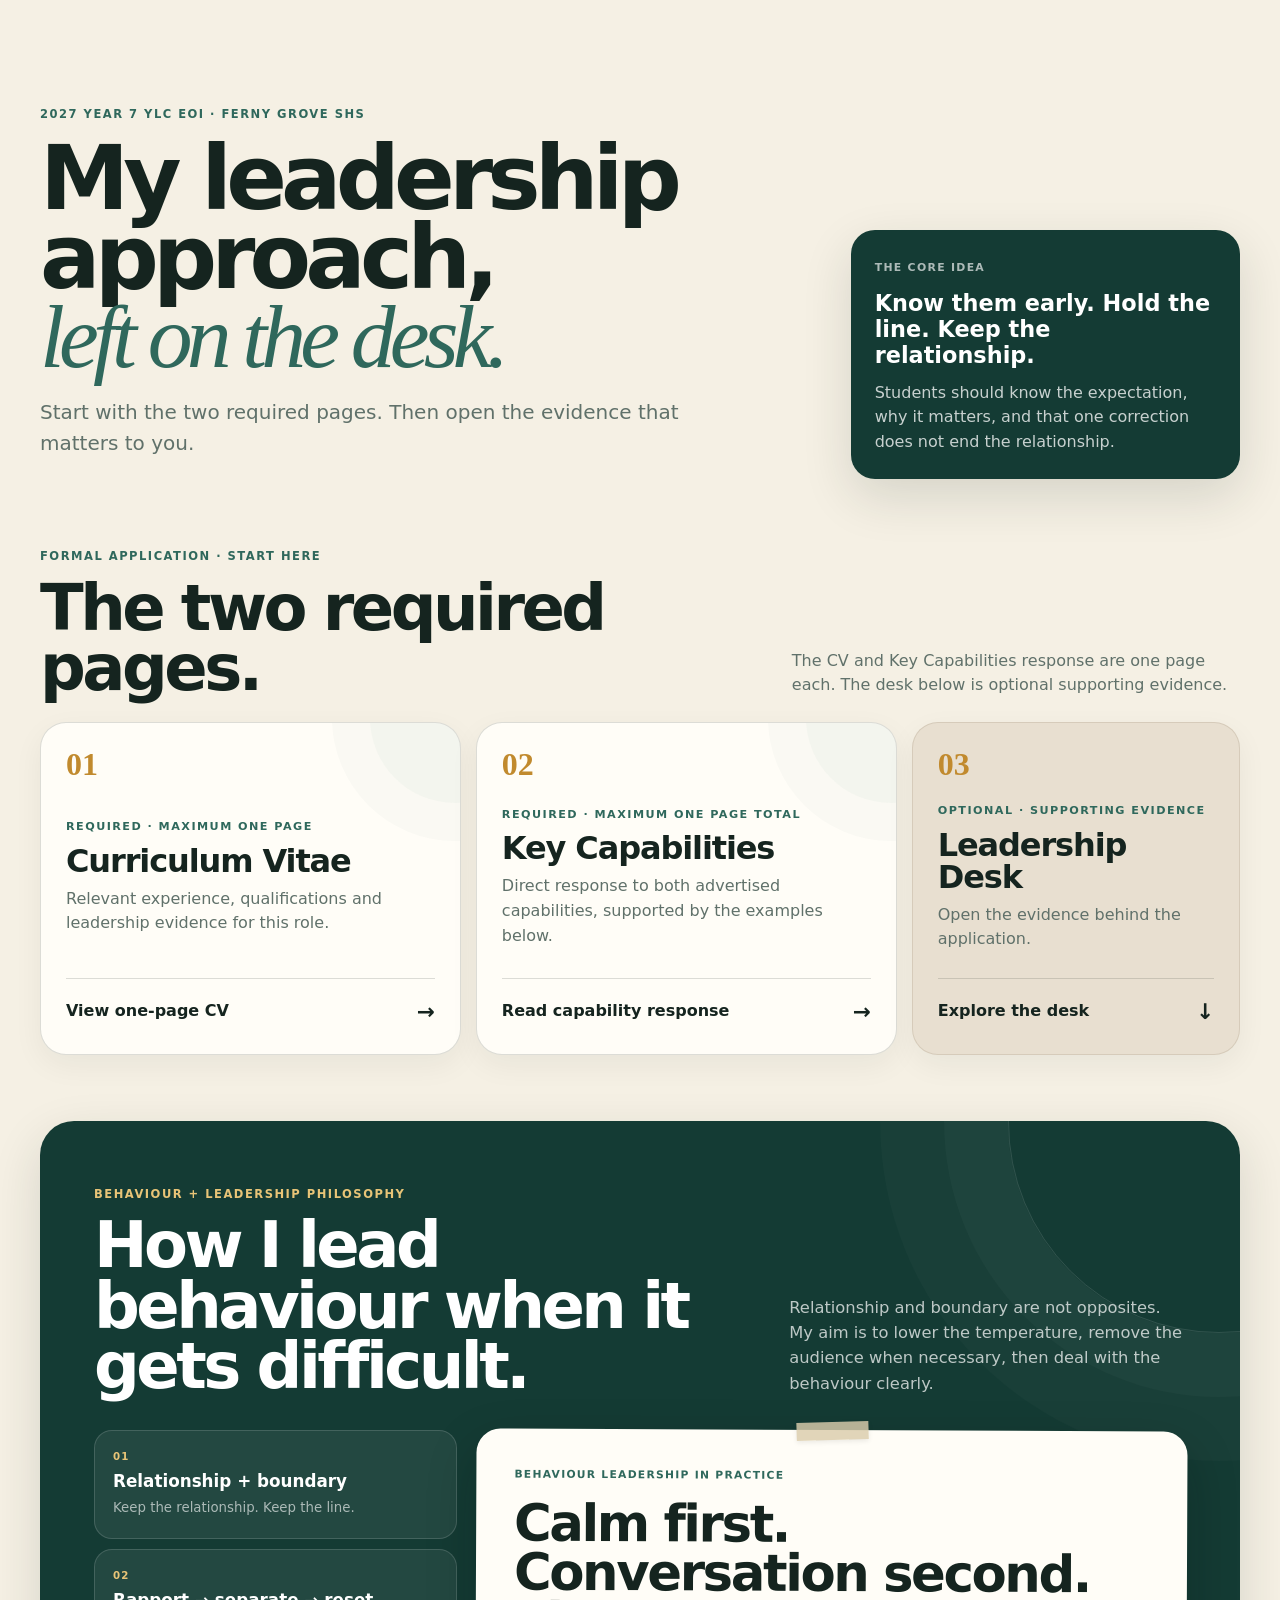
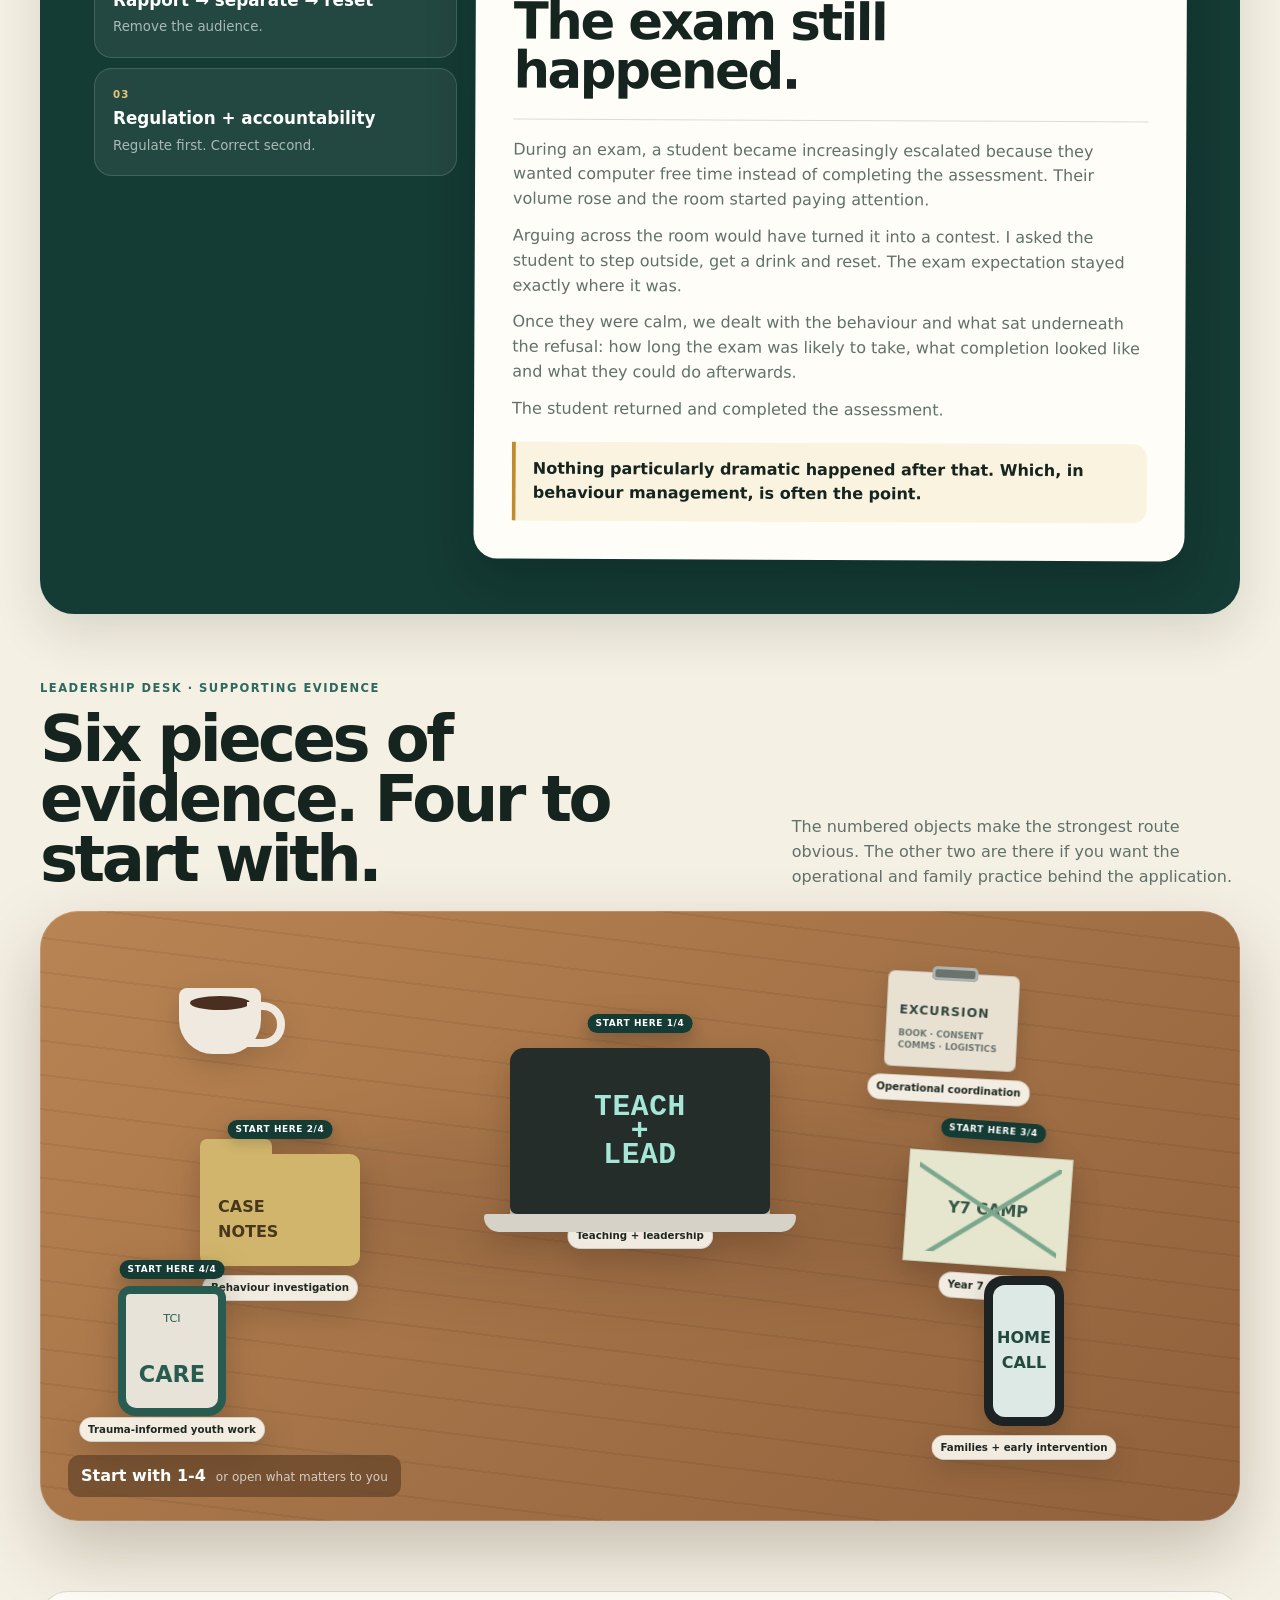
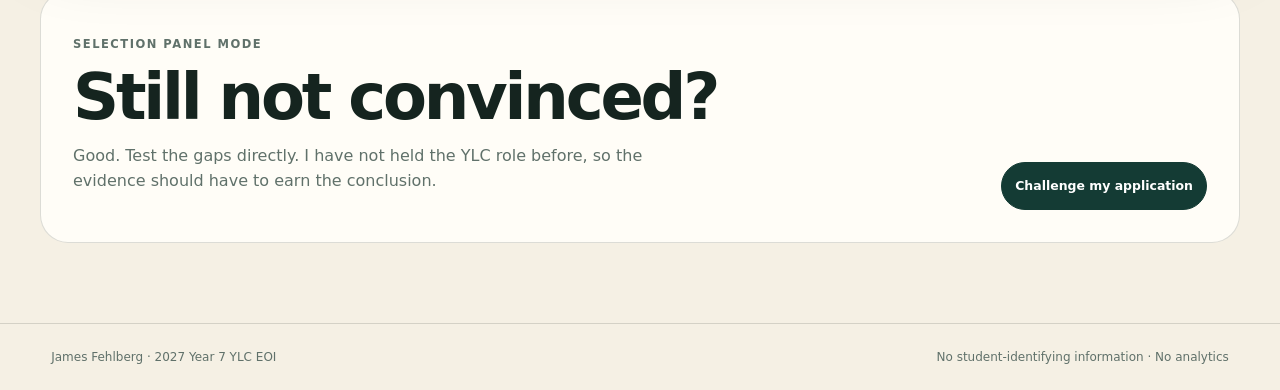
<file: index.html>
<!doctype html>
<html lang="en-AU">
<head>
  <meta charset="utf-8">
  <meta name="viewport" content="width=device-width, initial-scale=1">
  <meta name="description" content="Interactive EOI for James Fehlberg, 2027 Year 7 Year Level Coordinator">
  <meta name="theme-color" content="#101c1b">
  <meta name="robots" content="noindex, nofollow">
  <meta property="og:title" content="James Fehlberg | Interactive Year 7 YLC EOI">
  <meta property="og:description" content="An interactive, evidence-led Year 7 leadership application.">
  <title>James Fehlberg | The Leadership Desk</title>
  <link rel="stylesheet" href="styles.css">
  <script defer src="content.js"></script>
  <script defer src="app.js"></script>
</head>
<body>
  <a class="skip" href="#main">Skip to application</a>



  <main id="main">
    <section class="intro">
      <div>
        <p class="eyebrow">2027 YEAR 7 YLC EOI · FERNY GROVE SHS</p>
        <h1>My leadership approach,<br><em>left on the desk.</em></h1>
        <p class="lead">Start with the two required pages. Then open the evidence that matters to you.</p>
      </div>
      <div class="intro-card">
        <span>THE CORE IDEA</span>
        <strong>Know them early. Hold the line. Keep the relationship.</strong>
        <p>Students should know the expectation, why it matters, and that one correction does not end the relationship.</p>
      </div>
    </section>

    <section class="application" id="application" aria-labelledby="applicationTitle">
      <div class="application-heading">
        <div>
          <p class="eyebrow">FORMAL APPLICATION · START HERE</p>
          <h2 id="applicationTitle">The two required pages.</h2>
        </div>
        <p>The CV and Key Capabilities response are one page each. The desk below is optional supporting evidence.</p>
      </div>

      <div class="application-grid">
        <article class="application-card primary">
          <div class="card-number">01</div>
          <div>
            <span class="requirement">REQUIRED · MAXIMUM ONE PAGE</span>
            <h3>Curriculum Vitae</h3>
            <p>Relevant experience, qualifications and leadership evidence for this role.</p>
          </div>
          <div class="card-actions">
            <a class="card-action" href="James_Fehlberg_2027_Y7_YLC_CV.pdf">View one-page CV <span aria-hidden="true">→</span></a>
          </div>
        </article>

        <article class="application-card primary">
          <div class="card-number">02</div>
          <div>
            <span class="requirement">REQUIRED · MAXIMUM ONE PAGE TOTAL</span>
            <h3>Key Capabilities</h3>
            <p>Direct response to both advertised capabilities, supported by the examples below.</p>
          </div>
          <div class="card-actions">
            <a class="card-action" href="James_Fehlberg_2027_Y7_YLC_Key_Capabilities.pdf">Read capability response <span aria-hidden="true">→</span></a>
          </div>
        </article>

        <article class="application-card desk-card">
          <div class="card-number">03</div>
          <div>
            <span class="requirement">OPTIONAL · SUPPORTING EVIDENCE</span>
            <h3>Leadership Desk</h3>
            <p>Open the evidence behind the application.</p>
          </div>
          <a class="card-action" href="#deskEvidence">Explore the desk <span aria-hidden="true">↓</span></a>
        </article>
      </div>
    </section>

    <section class="behaviour" aria-labelledby="behaviourTitle">
      <div class="behaviour-heading">
        <div>
          <p class="eyebrow">BEHAVIOUR + LEADERSHIP PHILOSOPHY</p>
          <h2 id="behaviourTitle">How I lead behaviour when it gets difficult.</h2>
        </div>
        <p class="behaviour-intro">Relationship and boundary are not opposites. My aim is to lower the temperature, remove the audience when necessary, then deal with the behaviour clearly.</p>
      </div>

      <div class="behaviour-grid">
        <div class="rule-stack" aria-label="Three behaviour leadership rules">
          <button type="button" data-principle="relationship">
            <span>01</span>
            <strong>Relationship + boundary</strong>
            <small>Keep the relationship. Keep the line.</small>
          </button>
          <button type="button" data-principle="reset">
            <span>02</span>
            <strong>Rapport → separate → reset</strong>
            <small>Remove the audience.</small>
          </button>
          <button type="button" data-principle="regulation">
            <span>03</span>
            <strong>Regulation + accountability</strong>
            <small>Regulate first. Correct second.</small>
          </button>
        </div>

        <article class="behaviour-story" id="behaviourFeature" aria-live="polite"></article>
      </div>
    </section>

    <section class="desk-wrap" id="deskEvidence" aria-labelledby="deskTitle">
      <div class="desk-heading">
        <div>
          <p class="eyebrow">LEADERSHIP DESK · SUPPORTING EVIDENCE</p>
          <h2 id="deskTitle">Six pieces of evidence. Four to start with.</h2>
        </div>
        <p>The numbered objects make the strongest route obvious. The other two are there if you want the operational and family practice behind the application.</p>
      </div>

      <div class="desk" id="desk">
        <div class="desk-shadow" aria-hidden="true"></div>

        <button class="object laptop priority-evidence" data-case="teaching" style="--x:50%;--y:36%" aria-label="Start here 1 of 4: Teaching and staff leadership evidence">
          <span class="route-badge">START HERE 1/4</span>
          <span class="screen">TEACH<br>+<br>LEAD</span>
          <small>Teaching + leadership</small>
        </button>

        <button class="object folder priority-evidence" data-case="incident" style="--x:20%;--y:49%" aria-label="Start here 2 of 4: Behaviour investigation evidence">
          <span class="route-badge">START HERE 2/4</span>
          <span class="folder-tab" aria-hidden="true"></span>
          <b>CASE<br>NOTES</b>
          <small>Behaviour investigation</small>
        </button>

        <button class="object map priority-evidence" data-case="year7camp" style="--x:79%;--y:49%" aria-label="Start here 3 of 4: Year 7 camp cohort leadership evidence">
          <span class="route-badge">START HERE 3/4</span>
          <span class="map-lines" aria-hidden="true"></span>
          <b>Y7 CAMP</b>
          <small>Year 7 camp</small>
        </button>

        <button class="object phone" data-case="families" style="--x:82%;--y:72%" aria-label="Families and early intervention evidence">
          <span class="phone-screen">HOME<br>CALL</span>
          <small>Families + early intervention</small>
        </button>

        <button class="object badge priority-evidence" data-case="youthwork" style="--x:11%;--y:72%" aria-label="Start here 4 of 4: Trauma-informed youth work and coordinated support evidence">
          <span class="route-badge">START HERE 4/4</span>
          <span>TCI</span>
          <b>CARE</b>
          <small>Trauma-informed youth work</small>
        </button>

        <button class="object permit" data-case="excursion" style="--x:76%;--y:18%" aria-label="University excursion operational coordination evidence">
          <span class="permit-clip" aria-hidden="true"></span>
          <b>EXCURSION</b>
          <span>BOOK · CONSENT<br>COMMS · LOGISTICS</span>
          <small>Operational coordination</small>
        </button>

        <button class="coffee" id="coffee" type="button" style="--x:15%;--y:18%" aria-label="Coffee mug easter egg"><span></span></button>

        <div class="desk-caption">
          <b>Start with 1-4</b>
          <span>or open what matters to you</span>
        </div>
      </div>
    </section>

    <section class="final-cta">
      <div>
        <p class="eyebrow">SELECTION PANEL MODE</p>
        <h2>Still not convinced?</h2>
        <p>Good. Test the gaps directly. I have not held the YLC role before, so the evidence should have to earn the conclusion.</p>
      </div>
      <button id="challengeBtn2" type="button">Challenge my application</button>
    </section>
  </main>

  <footer>
    <span>James Fehlberg · 2027 Year 7 YLC EOI</span>
    <span>No student-identifying information · No analytics</span>
  </footer>

  <dialog id="caseDialog" aria-label="Evidence detail">
    <button class="dialog-close" type="button" aria-label="Close evidence">×</button>
    <div id="caseBody"></div>
  </dialog>

  <dialog id="principleDialog" aria-label="Behaviour leadership principle">
    <button class="dialog-close" type="button" aria-label="Close principle">×</button>
    <div id="principleDialogBody"></div>
  </dialog>

  <dialog id="challengeDialog" class="challenge-dialog" aria-label="Challenge my application">
    <button class="dialog-close" type="button" aria-label="Close challenges">×</button>
    <div class="challenge-layout">
      <nav id="challengeList" aria-label="Panel challenges"></nav>
      <article id="challengeBody"></article>
    </div>
  </dialog>

  <div id="toast" role="status" aria-live="polite"></div>
</body>
</html>
</file>
<file: styles.css>
:root {
  --ink: #15241f;
  --muted: #60716a;
  --paper: #f5f0e4;
  --cream: #fffdf7;
  --forest: #143b34;
  --green: #2f685c;
  --gold: #c18a2e;
  --line: rgba(21, 36, 31, .15);
  --wood: #b98453;
  --wood-dark: #8f603b;
  --shadow: 0 18px 50px rgba(29, 43, 37, .14);
}

* { box-sizing: border-box; }
html { scroll-behavior: smooth; }
body {
  margin: 0;
  background: var(--paper);
  color: var(--ink);
  font: 16px/1.55 Inter, ui-sans-serif, system-ui, -apple-system, BlinkMacSystemFont, "Segoe UI", sans-serif;
}
button, a { font: inherit; }
button:focus-visible, a:focus-visible { outline: 3px solid #c18a2e; outline-offset: 4px; }

.skip { position: absolute; left: -999px; }
.skip:focus { left: 10px; top: 10px; z-index: 100; background: #fff; padding: 10px; }

header {
  position: sticky;
  top: 0;
  z-index: 20;
  display: flex;
  align-items: center;
  justify-content: space-between;
  padding: 14px clamp(18px, 4vw, 56px);
  background: color-mix(in srgb, var(--paper) 90%, transparent);
  backdrop-filter: blur(14px);
  border-bottom: 1px solid var(--line);
}
.brand { display: flex; align-items: center; gap: 10px; text-decoration: none; color: var(--ink); }
.brand b { display: grid; place-items: center; width: 38px; height: 38px; border-radius: 10px; background: var(--forest); color: #fff; }
.brand span { font-size: .78rem; font-weight: 800; letter-spacing: .08em; }
.top-actions { display: flex; gap: 8px; justify-content: flex-end; }
.top-actions button, .final-cta button {
  border: 1px solid var(--line);
  background: var(--cream);
  border-radius: 999px;
  padding: 9px 13px;
  font-size: .78rem;
  font-weight: 800;
  color: var(--ink);
  cursor: pointer;
}
.top-actions button:hover, .final-cta button:hover { border-color: var(--forest); }

main { width: min(1200px, calc(100% - 32px)); margin: auto; }
.intro {
  display: grid;
  grid-template-columns: 1.4fr .7fr;
  gap: 32px;
  align-items: end;
  padding: clamp(48px, 8vw, 94px) 0 34px;
}
.eyebrow, .case-kicker, .proof-label {
  font-size: .72rem;
  font-weight: 900;
  letter-spacing: .13em;
  color: var(--green);
  text-transform: uppercase;
}
.intro h1 { font-size: clamp(3rem, 7vw, 6.7rem); line-height: .88; letter-spacing: -.065em; margin: .18em 0; }
.intro h1 em { font-family: Georgia, serif; font-weight: 400; color: var(--green); }
.lead { font-size: clamp(1rem, 1.8vw, 1.25rem); max-width: 680px; color: var(--muted); }
.intro-card { background: var(--forest); color: #fff; padding: 24px; border-radius: 24px; box-shadow: var(--shadow); }
.intro-card span { font-size: .68rem; letter-spacing: .12em; font-weight: 900; opacity: .65; }
.intro-card strong { display: block; font-size: 1.4rem; line-height: 1.15; margin: 12px 0; }
.intro-card p { opacity: .76; margin: 0; }


/* Formal application cards: intentionally added as a single layer above Behaviour Leadership. */
.application { padding: 24px 0 58px; }
.application-heading {
  display: grid;
  grid-template-columns: 1.15fr .72fr;
  gap: 36px;
  align-items: end;
  margin-bottom: 24px;
}
.application-heading h2 {
  margin: .12em 0 0;
  font-size: clamp(2.5rem, 5vw, 5rem);
  line-height: .94;
  letter-spacing: -.055em;
}
.application-heading > p { margin: 0; color: var(--muted); max-width: 520px; }
.application-grid { display: grid; grid-template-columns: 1fr 1fr .78fr; gap: 15px; }
.application-card {
  position: relative;
  min-height: 328px;
  display: flex;
  flex-direction: column;
  padding: 25px;
  border: 1px solid var(--line);
  border-radius: 26px;
  background: var(--cream);
  box-shadow: 0 10px 30px rgba(25, 40, 33, .055);
  overflow: hidden;
}
.application-card.primary::after {
  content: "";
  position: absolute;
  width: 170px;
  height: 170px;
  right: -80px;
  top: -90px;
  border-radius: 50%;
  background: rgba(47, 104, 92, .055);
  box-shadow: 0 0 0 38px rgba(47, 104, 92, .025);
}
.application-card.desk-card { background: #e8dfd0; border-color: rgba(87, 57, 31, .12); }
.card-number { color: var(--gold); font: 800 2rem/1 Georgia, serif; margin-bottom: auto; }
.application-card h3 { margin: 9px 0 10px; font-size: 2rem; line-height: 1; letter-spacing: -.035em; }
.application-card p { color: var(--muted); margin: 0; }
.requirement {
  display: block;
  margin-top: 22px;
  font-size: .7rem;
  font-weight: 900;
  letter-spacing: .13em;
  color: var(--green);
  text-transform: uppercase;
}
.card-actions { margin-top: auto; }
.card-action {
  display: flex;
  justify-content: space-between;
  align-items: center;
  gap: 16px;
  margin-top: 26px;
  padding-top: 16px;
  border-top: 1px solid var(--line);
  color: var(--ink);
  text-decoration: none;
  font-weight: 850;
}
.card-action span { font-size: 1.35rem; transition: transform .15s ease; }
.card-action:hover span { transform: translateX(3px); }
.pdf-link {
  display: inline-block;
  margin-top: 9px;
  color: var(--green);
  font-size: .74rem;
  font-weight: 800;
  text-decoration-thickness: 1px;
}

.desk-wrap { padding: 8px 0 50px; }
.desk-heading {
  display: grid;
  grid-template-columns: 1.15fr .72fr;
  gap: 36px;
  align-items: end;
  margin: 0 0 22px;
}
.desk-heading h2 {
  margin: .12em 0 0;
  max-width: 760px;
  font-size: clamp(2.35rem, 5vw, 4.8rem);
  line-height: .94;
  letter-spacing: -.055em;
}
.desk-heading > p { margin: 0; color: var(--muted); max-width: 520px; }
.desk {
  position: relative;
  min-height: 610px;
  border-radius: 38px;
  background: linear-gradient(140deg, var(--wood), var(--wood-dark));
  box-shadow: inset 0 0 0 1px rgba(255, 255, 255, .16), 0 30px 70px rgba(56, 38, 20, .25);
  overflow: hidden;
  isolation: isolate;
}
.desk::before {
  content: "";
  position: absolute;
  inset: 0;
  background: repeating-linear-gradient(7deg, rgba(69, 39, 18, .07) 0 2px, transparent 2px 34px);
  mix-blend-mode: multiply;
  pointer-events: none;
}
.desk-shadow { position: absolute; width: 70%; height: 30%; left: 15%; top: 34%; border-radius: 50%; background: rgba(32, 24, 15, .08); filter: blur(28px); }

.object, .coffee {
  position: absolute;
  left: var(--x);
  top: var(--y);
  transform: translate(-50%, -50%);
  border: 0;
  cursor: pointer;
  filter: drop-shadow(0 10px 12px rgba(46, 30, 16, .2));
  transition: transform .22s ease, filter .22s ease, opacity .22s ease;
  outline-offset: 5px;
}
.object:hover, .object:focus-visible, .coffee:hover, .coffee:focus-visible {
  transform: translate(-50%, -55%) rotate(-1deg);
  filter: drop-shadow(0 18px 18px rgba(46, 30, 16, .26));
}
.object small {
  position: absolute;
  white-space: nowrap;
  left: 50%;
  top: calc(100% + 9px);
  transform: translateX(-50%);
  background: rgba(255, 253, 247, .96);
  border: 1px solid rgba(24, 35, 31, .15);
  border-radius: 999px;
  padding: 4px 8px;
  font-size: .64rem;
  font-weight: 800;
  color: var(--ink);
  opacity: .92;
  transition: opacity .18s ease, transform .18s ease;
}
.object:hover small, .object:focus-visible small { opacity: 1; transform: translateX(-50%) translateY(-2px); }
.object .route-badge {
  position: absolute;
  left: 50%;
  top: -34px;
  z-index: 4;
  transform: translateX(-50%);
  white-space: nowrap;
  border-radius: 999px;
  background: var(--forest);
  color: #fff;
  padding: 5px 8px;
  box-shadow: 0 5px 12px rgba(29, 43, 37, .18);
  font-size: .56rem !important;
  font-weight: 900;
  letter-spacing: .07em;
  line-height: 1;
}
.priority-evidence { filter: drop-shadow(0 13px 15px rgba(46, 30, 16, .25)); }
.object.visited::after {
  content: "viewed";
  position: absolute;
  right: -9px;
  top: -12px;
  background: var(--forest);
  color: #fff;
  border-radius: 999px;
  padding: 4px 7px;
  font-size: .58rem;
  font-weight: 900;
  letter-spacing: .04em;
}

.laptop { width: 260px; height: 166px; background: #252d2b; border-radius: 14px 14px 7px 7px; color: #a6e6d7; box-shadow: 0 8px 0 #b7b3a8; }
.laptop::after { content: ""; position: absolute; left: -26px; right: -26px; bottom: -18px; height: 18px; border-radius: 3px 3px 15px 15px; background: #d7d2c7; }
.screen { display: grid; place-items: center; height: 100%; font: 900 1.85rem/.82 ui-monospace, monospace; letter-spacing: .02em; }
.folder { width: 160px; height: 112px; background: #d2b56c; border-radius: 6px 10px 10px 10px; color: #47371c; text-align: left; padding: 30px 18px 10px; }
.folder-tab { position: absolute; left: 0; top: -15px; width: 72px; height: 24px; background: #d2b56c; border-radius: 7px 7px 0 0; }
.map { width: 164px; height: 112px; background: #e6e6ce; border: 1px solid rgba(0, 0, 0, .12); transform: translate(-50%, -50%) rotate(4deg); padding: 16px; color: #365748; }
.map-lines { display: block; position: absolute; inset: 10px; background: linear-gradient(30deg, transparent 48%, #7aa78d 49% 51%, transparent 52%), linear-gradient(-35deg, transparent 45%, #7aa78d 46% 48%, transparent 49%); }
.note { width: 132px; height: 116px; background: #f2d883; padding: 18px; transform: translate(-50%, -50%) rotate(-4deg); text-align: left; color: #594918; }
.note b { font-size: 1.15rem; }
.note span { display: block; font-size: .75rem; margin-top: 8px; }
.roll { width: 166px; height: 106px; background: #f2f3ef; border-radius: 6px; padding: 15px; text-align: left; color: #35443f; }
.mini-chart { display: block; height: 36px; margin-top: 8px; background: linear-gradient(to top right, transparent 47%, #3f7567 48% 52%, transparent 53%), repeating-linear-gradient(90deg, #d5dcd9 0 1px, transparent 1px 22px); }
.phone { width: 80px; height: 150px; background: #1d2322; border-radius: 19px; padding: 9px; }
.phone-screen { display: grid; place-items: center; height: 100%; background: #dce9e4; border-radius: 12px; color: #21493e; font-weight: 900; }
.badge { width: 108px; height: 130px; border-radius: 12px 12px 18px 18px; background: #e8e3d9; border: 8px solid #295c50; color: #295c50; display: grid; place-items: center; }
.badge span { font-size: .7rem; }
.badge b { font-size: 1.4rem; }
.permit { width: 132px; height: 96px; background: #e8e1d2; border: 1px solid rgba(0, 0, 0, .14); border-radius: 7px; color: #33463f; text-align: left; padding: 24px 12px 10px; transform: translate(-50%, -50%) rotate(3deg); }
.permit b { display: block; font-size: .78rem; letter-spacing: .08em; }
.permit > span:not(.permit-clip) { display: block; margin-top: 8px; font-size: .55rem; line-height: 1.35; font-weight: 800; color: #68756f; }
.permit-clip { position: absolute; width: 46px; height: 14px; left: 43px; top: -7px; border-radius: 5px; background: #6b736f; box-shadow: inset 0 0 0 3px #aeb3b0; }
.coffee { width: 82px; height: 66px; border-radius: 8px 8px 34px 34px; background: #efe9df; }
.coffee::after { content: ""; position: absolute; right: -24px; top: 14px; width: 30px; height: 29px; border: 8px solid #efe9df; border-left: 0; border-radius: 0 22px 22px 0; }
.coffee span { position: absolute; left: 11px; right: 11px; top: 8px; height: 14px; border-radius: 50%; background: #4a2f21; }
.desk-caption { position: absolute; left: 28px; bottom: 24px; display: flex; gap: 10px; align-items: baseline; color: #fff; background: rgba(54, 35, 20, .42); padding: 9px 13px; border-radius: 12px; backdrop-filter: blur(6px); }
.desk-caption span { font-size: .75rem; opacity: .7; }

.behaviour {
  position: relative;
  overflow: hidden;
  margin: 8px 0 46px;
  padding: clamp(28px, 5vw, 54px);
  border-radius: 34px;
  background: var(--forest);
  color: #fff;
  box-shadow: var(--shadow);
}
.behaviour::before {
  content: "";
  position: absolute;
  width: 420px;
  height: 420px;
  right: -190px;
  top: -210px;
  border-radius: 50%;
  border: 1px solid rgba(255, 255, 255, .12);
  box-shadow: 0 0 0 64px rgba(255, 255, 255, .025), 0 0 0 128px rgba(255, 255, 255, .018);
  pointer-events: none;
}
.behaviour .eyebrow { color: #e8c477; }
.behaviour-heading { position: relative; display: grid; grid-template-columns: 1.2fr .72fr; gap: 34px; align-items: end; z-index: 1; }
.behaviour-heading h2 { max-width: 760px; margin: .15em 0 0; font-size: clamp(2.3rem, 5vw, 5rem); line-height: .94; letter-spacing: -.055em; }
.behaviour-intro { margin: 0; max-width: 500px; color: rgba(255, 255, 255, .72); font-size: 1.02rem; }
.behaviour-grid { position: relative; z-index: 1; display: grid; grid-template-columns: .74fr 1.45fr; gap: 18px; margin-top: 34px; align-items: stretch; }
.rule-stack { display: grid; gap: 10px; align-content: start; }
.rule-stack button { width: 100%; border: 1px solid rgba(255, 255, 255, .15); background: rgba(255, 255, 255, .065); color: #fff; border-radius: 18px; padding: 18px; text-align: left; cursor: pointer; transition: transform .18s ease, background .18s ease, border-color .18s ease; }
.rule-stack button:hover, .rule-stack button:focus-visible { transform: translateX(3px); background: rgba(255, 255, 255, .11); border-color: rgba(232, 196, 119, .7); }
.rule-stack span { display: block; font-size: .64rem; font-weight: 900; letter-spacing: .12em; color: #e8c477; }
.rule-stack strong { display: block; margin: 6px 0 4px; font-size: 1.05rem; line-height: 1.2; }
.rule-stack small { color: rgba(255, 255, 255, .62); line-height: 1.35; }
.behaviour-story { position: relative; background: var(--cream); color: var(--ink); border-radius: 24px; padding: clamp(24px, 4vw, 38px); box-shadow: 0 20px 50px rgba(4, 15, 12, .23); transform: rotate(.25deg); }
.behaviour-story::before { content: ""; position: absolute; width: 72px; height: 18px; top: -8px; left: 50%; transform: translateX(-50%) rotate(-2deg); background: rgba(219, 205, 173, .82); box-shadow: 0 2px 5px rgba(0,0,0,.08); }
.story-kicker { font-size: .67rem; font-weight: 900; letter-spacing: .12em; color: var(--green); text-transform: uppercase; }
.behaviour-story h3 { margin: .3em 0 .45em; max-width: 760px; font-size: clamp(2rem, 4vw, 3.7rem); line-height: .96; letter-spacing: -.045em; }
.story-hook { margin: 0 0 22px; max-width: 760px; font: 700 1.16rem/1.45 Georgia, serif; color: #33443e; }
.story-copy { display: grid; grid-template-columns: repeat(3, 1fr); gap: 18px; padding-top: 18px; border-top: 1px solid var(--line); }
.story-copy p { margin: 0; color: var(--muted); }
.story-copy-flow { display: block; max-width: 820px; }
.story-copy-flow p { margin: 0 0 12px; }
.story-copy-flow p:last-child {
  margin: 20px 0 0;
  padding: 15px 17px;
  border-left: 4px solid var(--gold);
  border-radius: 0 14px 14px 0;
  background: #faf3df;
  color: var(--ink);
  font-weight: 800;
}
.story-outcome { margin: 24px 0 0; padding: 17px 18px; border-left: 4px solid var(--gold); border-radius: 0 14px 14px 0; background: #faf3df; font-weight: 800; }
.final-cta h2 { font-size: clamp(2.2rem, 5vw, 4.7rem); line-height: .96; letter-spacing: -.05em; margin: .2em 0; }

.final-cta { margin: 20px 0 80px; padding: 32px; border-radius: 28px; background: var(--cream); border: 1px solid var(--line); display: flex; align-items: end; justify-content: space-between; gap: 20px; }
.final-cta p { color: var(--muted); max-width: 640px; }
.final-cta button { background: var(--forest); color: #fff; border-color: var(--forest); min-height: 48px; }

footer { display: flex; justify-content: space-between; gap: 16px; flex-wrap: wrap; padding: 24px clamp(18px, 4vw, 56px); border-top: 1px solid var(--line); font-size: .75rem; color: var(--muted); }

dialog { width: min(720px, calc(100% - 28px)); max-height: 88vh; overflow: auto; border: 1px solid var(--line); border-radius: 28px; background: var(--cream); color: var(--ink); padding: 32px; box-shadow: 0 40px 100px rgba(14, 29, 24, .3); }
dialog::backdrop { background: rgba(15, 31, 27, .65); backdrop-filter: blur(7px); }
.dialog-close { position: sticky; top: 0; float: right; width: 40px; height: 40px; border: 1px solid var(--line); border-radius: 50%; background: var(--paper); font-size: 1.25rem; line-height: 1; font-weight: 800; cursor: pointer; z-index: 2; }
.case-kicker { margin-top: 10px; }
.case-summary { font-size: 1.08rem; color: var(--muted); }
dialog h2 { font-size: clamp(2rem, 5vw, 3.5rem); line-height: .96; letter-spacing: -.045em; margin: .25em 0; }
.case-block { border-top: 1px solid var(--line); padding: 18px 0 0; margin-top: 18px; }
.case-block.first { margin-top: 12px; }
.case-block span { font-size: .65rem; font-weight: 900; letter-spacing: .1em; color: var(--green); }
.case-block p { margin: .4em 0 0; }
.case-block.outcome, .case-block.emphasis { background: #eef3ef; padding: 18px; border: 0; border-radius: 16px; }
.principle-evidence { margin-top: 24px; padding-top: 20px; border-top: 1px solid var(--line); }
.principle-evidence p { margin: 10px 0 0; color: var(--muted); }
.tag-row { display: flex; gap: 7px; flex-wrap: wrap; margin-top: 20px; }
.tag-row span { font-size: .68rem; border: 1px solid var(--line); padding: 5px 8px; border-radius: 999px; }
blockquote { border-left: 4px solid var(--gold); margin: 22px 0; padding: 10px 16px; background: #faf3df; font: 700 1.08rem/1.45 Georgia, serif; }

.challenge-dialog { width: min(960px, calc(100% - 28px)); }
.challenge-layout { display: grid; grid-template-columns: 260px 1fr; gap: 26px; }
.challenge-layout nav { display: grid; gap: 7px; align-content: start; }
.challenge-layout nav button, .proof-strip button, .link-button { border: 1px solid var(--line); background: var(--paper); border-radius: 12px; padding: 11px; text-align: left; cursor: pointer; color: var(--ink); }
.challenge-layout nav button:hover, .challenge-layout nav button.active, .proof-strip button:hover { border-color: var(--forest); }
.challenge-layout nav button.active { background: #e9f0ec; font-weight: 800; }
.challenge-answer { max-width: 660px; color: var(--muted); }
.challenge-answer p { margin: 0 0 12px; }
.challenge-answer p:last-child { margin-bottom: 0; }
.proof-label { margin-top: 24px; }
.proof-strip { display: flex; flex-wrap: wrap; gap: 7px; margin-top: 8px; }
.back-challenge { margin-top: 20px; font-weight: 800; }

#toast { position: fixed; left: 50%; bottom: 22px; transform: translate(-50%, 30px); background: #142e28; color: #fff; padding: 11px 15px; border-radius: 999px; font-size: .78rem; opacity: 0; pointer-events: none; transition: .2s; z-index: 80; }
#toast.show { opacity: 1; transform: translate(-50%, 0); }

@media (max-width: 1040px) {
  .application-grid { grid-template-columns: 1fr 1fr; }
  .application-card.desk-card { grid-column: 1 / -1; min-height: 250px; }
}

@media (max-width: 850px) {
  .application-heading, .desk-heading { grid-template-columns: 1fr; }
  .application-grid { grid-template-columns: 1fr; }
  .application-card.desk-card { grid-column: auto; }
  .application-card { min-height: 270px; }
  .intro { grid-template-columns: 1fr; }
  .desk { min-height: 760px; }
  .laptop { width: 210px; height: 136px; }
  .behaviour-heading, .behaviour-grid { grid-template-columns: 1fr; }
  .story-copy { grid-template-columns: 1fr; gap: 12px; }
  .challenge-layout { grid-template-columns: 1fr; }
  .challenge-layout nav { grid-template-columns: repeat(2, 1fr); }
  .final-cta { align-items: flex-start; flex-direction: column; }
}

@media (max-width: 560px) {
  .application-heading h2 { font-size: 2.7rem; }
  .application-card { min-height: 250px; border-radius: 22px; }
  header { align-items: flex-start; }
  .brand span { display: none; }
  .top-actions { gap: 4px; }
  .top-actions button { padding: 8px 10px; }
  .intro h1 { font-size: 3.1rem; }
  .behaviour { padding: 24px 20px; border-radius: 24px; }
  .behaviour-heading h2 { font-size: 2.65rem; }
  .rule-stack button:hover, .rule-stack button:focus-visible { transform: none; }
  .behaviour-story { padding: 24px 20px; transform: none; }
  .behaviour-story h3 { font-size: 2.25rem; }
  .desk { min-height: 820px; border-radius: 24px; }
  .object { scale: .86; }
  .object small { opacity: 1; font-size: .58rem; }
  .object .route-badge { top: -31px; font-size: .51rem !important; padding: 5px 7px; }
  .laptop { --x: 50% !important; --y: 29% !important; }
  .folder { --x: 27% !important; --y: 51% !important; }
  .map { --x: 74% !important; --y: 51% !important; }
  .badge { --x: 24% !important; --y: 73% !important; }
  .phone { --x: 76% !important; --y: 74% !important; }
  .permit { --x: 78% !important; --y: 14% !important; }
  .coffee { --x: 21% !important; --y: 15% !important; }
  .desk-caption { left: 15px; bottom: 12px; }
  .challenge-layout nav { grid-template-columns: 1fr; }
  dialog { padding: 22px; }
}

@media (prefers-reduced-motion: reduce) {
  * { scroll-behavior: auto !important; transition: none !important; }
}
</file>
